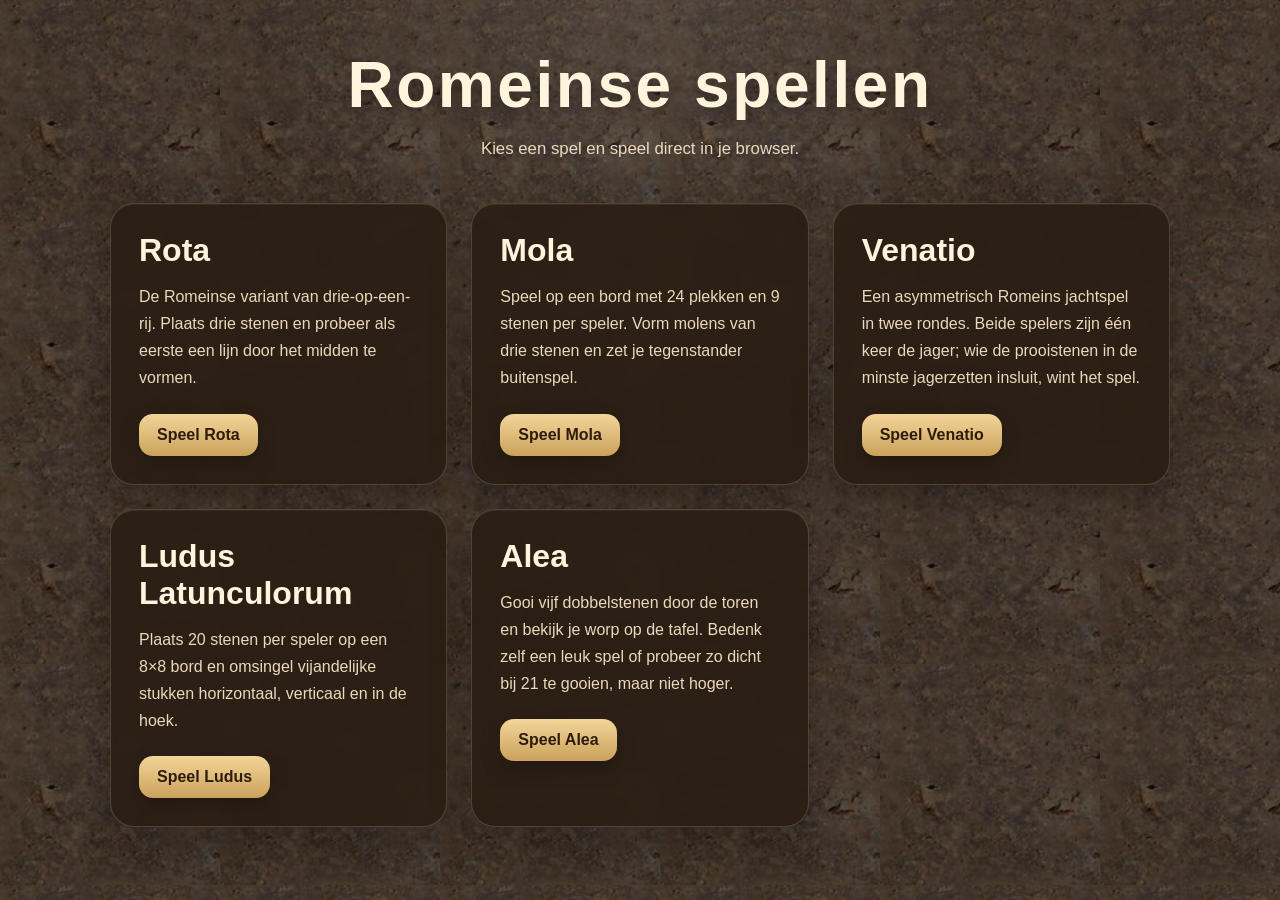
<file: index.html>
<!DOCTYPE html>
<html lang="nl">
<head>
  <meta charset="UTF-8" />
  <meta name="viewport" content="width=device-width, initial-scale=1.0" />
  <title>Romeinse spellen</title>
  <link rel="stylesheet" href="style.css" />
</head>
<body>
  <div class="page-overlay"></div>

  <main class="home">
    <header class="hero">
      <h1>Romeinse spellen</h1>
      <p class="subtitle">
        Kies een spel en speel direct in je browser.
      </p>
    </header>

    <section class="game-grid">
      <a class="game-card" href="rota/index.html">
        <div class="card-content">
          <h2>Rota</h2>
          <p>
            De Romeinse variant van drie-op-een-rij.
            Plaats drie stenen en probeer als eerste een lijn door het midden te vormen.
          </p>
          <span class="play-btn">Speel Rota</span>
        </div>
      </a>

      <a class="game-card" href="mola/index.html">
        <div class="card-content">
          <h2>Mola</h2>
          <p>
            Speel op een bord met 24 plekken en 9 stenen per speler.
            Vorm molens van drie stenen en zet je tegenstander buitenspel.
          </p>
          <span class="play-btn">Speel Mola</span>
        </div>
      </a>

      <a class="game-card" href="venatio/index.html">
        <div class="card-content">
            <h2>Venatio</h2>
            <p>
            Een asymmetrisch Romeins jachtspel in twee rondes. Beide spelers zijn één keer de jager;
            wie de prooistenen in de minste jagerzetten insluit, wint het spel.
            </p>
            <span class="play-btn">Speel Venatio</span>
        </div>
      </a>

      <a class="game-card" href="ludus_latrunculorum/index.html">
        <div class="card-content">
          <h2>Ludus Latunculorum</h2>
          <p>
            Plaats 20 stenen per speler op een 8×8 bord en omsingel vijandelijke
            stukken horizontaal, verticaal en in de hoek.
          </p>
          <span class="play-btn">Speel Ludus</span>
        </div>
      </a>

      <a class="game-card" href="alea/index.html">
        <div class="card-content">
          <h2>Alea</h2>
          <p>
            Gooi vijf dobbelstenen door de toren en bekijk je worp op de tafel.
            Bedenk zelf een leuk spel of probeer zo dicht bij 21 te gooien, maar niet hoger.
          </p>
          <span class="play-btn">Speel Alea</span>
        </div>
      </a>
    </section>
  </main>
</body>
</html>
</file>
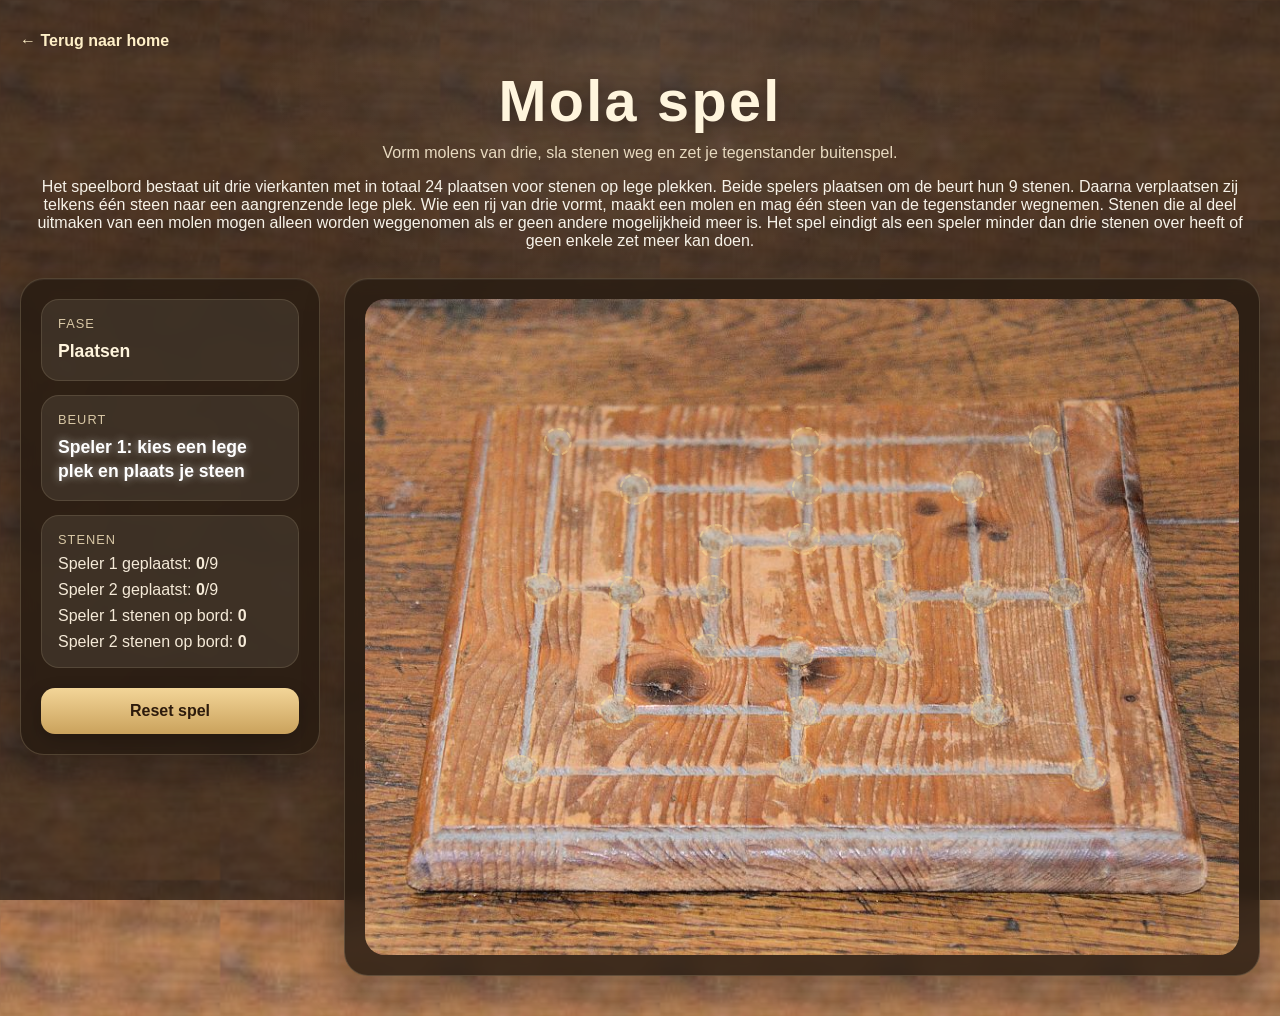
<file: mola/index.html>
<!DOCTYPE html>
<html lang="nl">
<head>
  <meta charset="UTF-8" />
  <meta name="viewport" content="width=device-width, initial-scale=1.0" />
  <title>Mola spel</title>
  <link rel="stylesheet" href="style.css" />
</head>
<body>
  <div class="page-overlay"></div>

  <main class="app">
    <a href="../index.html" class="back-link">← Terug naar home</a>
    <header class="topbar">
      <h1>Mola spel</h1>
      <p class="subtitle">Vorm molens van drie, sla stenen weg en zet je tegenstander buitenspel.</p>
      <p>
        Het speelbord bestaat uit drie vierkanten met in totaal 24 plaatsen voor stenen op lege plekken.
        Beide spelers plaatsen om de beurt hun 9 stenen. Daarna verplaatsen zij
        telkens één steen naar een aangrenzende lege plek. Wie een rij van drie
        vormt, maakt een molen en mag één steen van de tegenstander wegnemen.
        Stenen die al deel uitmaken van een molen mogen alleen worden weggenomen
        als er geen andere mogelijkheid meer is. Het spel eindigt als een speler
        minder dan drie stenen over heeft of geen enkele zet meer kan doen.
      </p>
    </header>

    <section class="game-shell">
      <aside class="info-panel">
        <div class="status-card">
          <span class="label">Fase</span>
          <div id="phaseText" class="value">Plaatsen</div>
        </div>

        <div class="status-card">
          <span class="label">Beurt</span>
          <div id="turnText" class="value player-1">Speler 1 legt een steen</div>
        </div>

        <div class="status-card small">
          <span class="label">Stenen</span>
          <div class="stone-counts">
            <div>Speler 1 geplaatst: <strong id="countP1Placed">0</strong>/9</div>
            <div>Speler 2 geplaatst: <strong id="countP2Placed">0</strong>/9</div>
            <div>Speler 1 stenen op bord: <strong id="countP1Board">0</strong></div>
            <div>Speler 2 stenen op bord: <strong id="countP2Board">0</strong></div>
          </div>
        </div>

        <button id="resetBtn" class="reset-btn">Reset spel</button>
      </aside>

      <section class="board-panel">
        <div id="game">
          <img id="board" src="board.png" alt="Mola bord" />
          <div id="holes"></div>
          <div id="pieces"></div>
        </div>
      </section>
    </section>
  </main>

  <div id="winModal" class="modal hidden">
    <div class="modal-card">
      <h2>Spel afgelopen</h2>
      <p id="winMessage">Speler 1 wint!</p>
      <button id="playAgainBtn" class="modal-btn">Opnieuw spelen</button>
    </div>
  </div>

  <script src="script.js"></script>
</body>
</html>
</file>
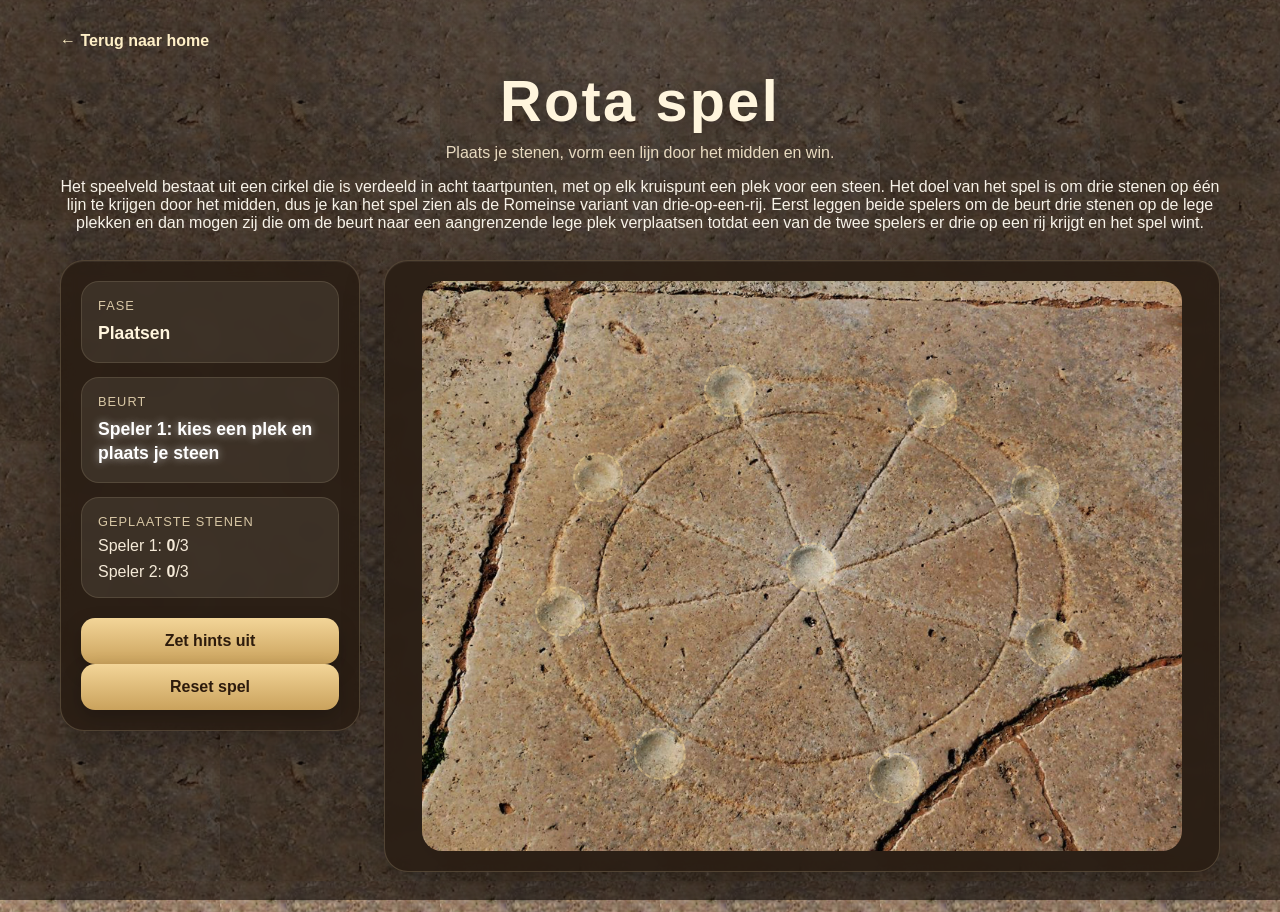
<file: rota/index.html>
<!DOCTYPE html>
<html lang="nl">
<head>
  <meta charset="UTF-8" />
  <meta name="viewport" content="width=device-width, initial-scale=1.0" />
  <title>Rota spel</title>
  <link rel="stylesheet" href="style.css" />
</head>
<body>
  <div class="page-overlay"></div>

  <main class="app">
    <a href="../index.html" class="back-link">← Terug naar home</a>
    <header class="topbar">
      <h1>Rota spel</h1>
      <p class="subtitle">Plaats je stenen, vorm een lijn door het midden en win.</p>
      <p>Het speelveld bestaat uit een cirkel die is verdeeld in acht taartpunten, 
        met op elk kruispunt een plek voor een steen. Het doel van het spel is
      om drie stenen op één lijn te krijgen door het midden, dus je kan het spel zien als
      de Romeinse variant van drie-op-een-rij. Eerst leggen beide spelers om de beurt 
      drie stenen op de lege plekken en dan mogen zij die om de beurt naar een aangrenzende lege 
      plek verplaatsen totdat een van de twee spelers er drie op een rij krijgt en het spel wint.</p>
    </header>

    <section class="game-shell">
      <aside class="info-panel">
        <div class="status-card">
          <span class="label">Fase</span>
          <div id="phaseText" class="value">Plaatsen</div>
        </div>

        <div class="status-card">
          <span class="label">Beurt</span>
          <div id="turnText" class="value player-1">Speler 1 legt een steen</div>
        </div>

        <div class="status-card small">
          <span class="label">Geplaatste stenen</span>
          <div class="stone-counts">
            <div>Speler 1: <strong id="countP1">0</strong>/3</div>
            <div>Speler 2: <strong id="countP2">0</strong>/3</div>
          </div>
        </div>
        <button id="toggleHintsBtn" class="reset-btn">Zet hints uit</button>
        <button id="resetBtn" class="reset-btn">Reset spel</button>
      </aside>

      <section class="board-panel">
        <div id="game">
          <img id="board" src="board.png" alt="Rota bord" />
          <div id="holes"></div>
          <div id="pieces"></div>
        </div>
      </section>
    </section>
  </main>

  <div id="winModal" class="modal hidden">
    <div class="modal-card">
      <h2>Spel afgelopen</h2>
      <p id="winMessage">Speler 1 wint!</p>
      <button id="playAgainBtn" class="modal-btn">Opnieuw spelen</button>
    </div>
  </div>

  <script src="script.js"></script>
</body>
</html>
</file>
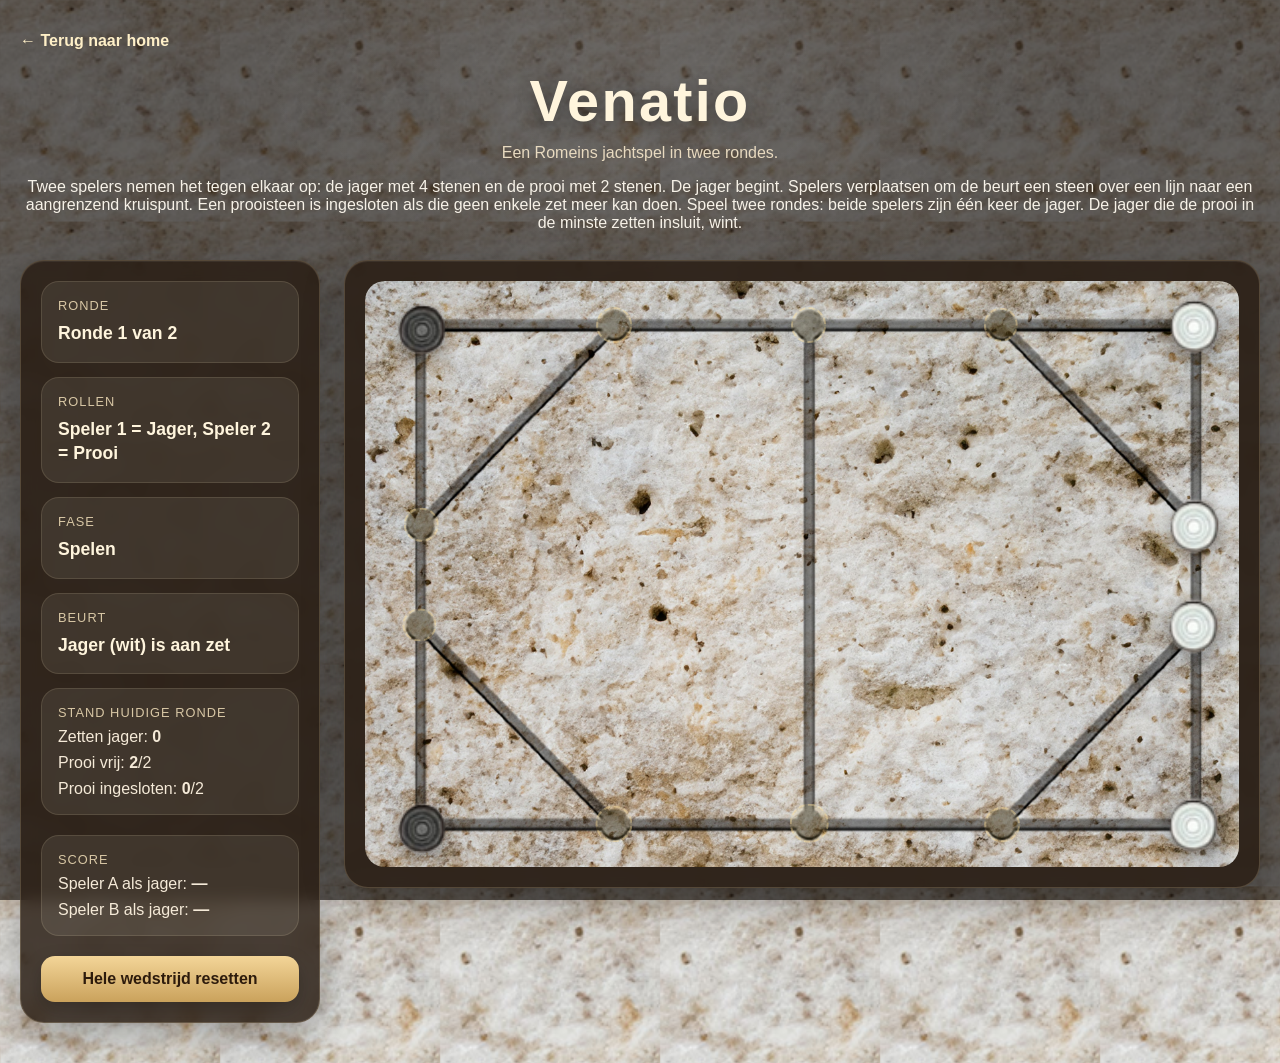
<file: venatio/index.html>
<!DOCTYPE html>
<html lang="nl">
<head>
  <meta charset="UTF-8" />
  <meta name="viewport" content="width=device-width, initial-scale=1.0" />
  <title>Venatio</title>
  <link rel="stylesheet" href="style.css" />
</head>
<body>
  <div class="page-overlay"></div>

  <main class="app">
    <a href="../index.html" class="back-link">← Terug naar home</a>

    <header class="topbar">
      <h1>Venatio</h1>
      <p class="subtitle">Een Romeins jachtspel in twee rondes.</p>
      <p>
        Twee spelers nemen het tegen elkaar op: de jager met 4 stenen en de prooi met 2 stenen.
        De jager begint. Spelers verplaatsen om de beurt een steen over een lijn naar een aangrenzend
        kruispunt. Een prooisteen is ingesloten als die geen enkele zet meer kan doen. Speel twee rondes:
        beide spelers zijn één keer de jager. De jager die de prooi in de minste zetten insluit, wint.
      </p>
    </header>

    <section class="game-shell">
      <aside class="info-panel">
        <div class="status-card">
          <span class="label">Ronde</span>
          <div id="roundText" class="value">Ronde 1 van 2</div>
        </div>

        <div class="status-card">
          <span class="label">Rollen</span>
          <div id="rolesText" class="value">Speler A = Jager, Speler B = Prooi</div>
        </div>

        <div class="status-card">
          <span class="label">Fase</span>
          <div id="phaseText" class="value">Spelen</div>
        </div>

        <div class="status-card">
          <span class="label">Beurt</span>
          <div id="turnText" class="value player-2">Jager (zwart) is aan zet</div>
        </div>

        <div class="status-card small">
          <span class="label">Stand huidige ronde</span>
          <div class="stone-counts">
            <div>Zetten jager: <strong id="hunterMoves">0</strong></div>
            <div>Prooi vrij: <strong id="freePreyCount">2</strong>/2</div>
            <div>Prooi ingesloten: <strong id="trappedPreyCount">0</strong>/2</div>
          </div>
        </div>

        <div class="status-card small">
          <span class="label">Score</span>
          <div class="stone-counts">
            <div>Speler A als jager: <strong id="scoreA">—</strong></div>
            <div>Speler B als jager: <strong id="scoreB">—</strong></div>
          </div>
        </div>

        <button id="resetBtn" class="reset-btn">Hele wedstrijd resetten</button>
      </aside>

      <section class="board-panel">
        <div id="game">
          <img id="board" src="board.png" alt="Venatio bord" />
          <div id="holes"></div>
          <div id="pieces"></div>
        </div>
      </section>
    </section>
  </main>

  <div id="roundModal" class="modal hidden">
    <div class="modal-card">
      <h2 id="roundModalTitle">Ronde afgelopen</h2>
      <p id="roundModalMessage">Speler A sloot de prooi in 12 zetten in.</p>
      <button id="nextRoundBtn" class="modal-btn">Verder</button>
    </div>
  </div>

  <script src="script.js"></script>
</body>
</html>
</file>
<file: style.css>
* {
  box-sizing: border-box;
}

body {
  margin: 0;
  min-height: 100vh;
  font-family: Arial, Helvetica, sans-serif;
  color: #f7f2e8;
  background-image: url("tile.png");
  background-repeat: repeat;
  background-size: 220px;
  position: relative;
}

.page-overlay {
  position: fixed;
  inset: 0;
  background:
    radial-gradient(circle at top, rgba(255,255,255,0.08), transparent 35%),
    rgba(18, 14, 10, 0.62);
  pointer-events: none;
}

.home {
  position: relative;
  z-index: 1;
  max-width: 1100px;
  margin: 0 auto;
  padding: 48px 20px 56px;
}

.hero {
  text-align: center;
  margin-bottom: 40px;
}

.hero h1 {
  margin: 0;
  font-size: clamp(2.4rem, 6vw, 4rem);
  letter-spacing: 0.04em;
  color: #fff5dd;
  text-shadow: 0 4px 18px rgba(0, 0, 0, 0.35);
}

.subtitle {
  margin: 14px auto 0;
  max-width: 700px;
  color: #e8dac0;
  font-size: 1.05rem;
  line-height: 1.6;
}

.game-grid {
  display: grid;
  grid-template-columns: repeat(auto-fit, minmax(280px, 1fr));
  gap: 24px;
}

.game-card {
  display: block;
  text-decoration: none;
  color: inherit;
  background: rgba(40, 28, 18, 0.82);
  border: 1px solid rgba(255, 233, 186, 0.18);
  border-radius: 24px;
  box-shadow:
    0 14px 40px rgba(0, 0, 0, 0.28),
    inset 0 1px 0 rgba(255,255,255,0.06);
  backdrop-filter: blur(8px);
  transition: transform 0.18s ease, box-shadow 0.18s ease, border-color 0.18s ease;
}

.game-card:hover {
  transform: translateY(-4px);
  border-color: rgba(255, 233, 186, 0.32);
  box-shadow:
    0 20px 50px rgba(0, 0, 0, 0.34),
    inset 0 1px 0 rgba(255,255,255,0.08);
}

.card-content {
  padding: 28px;
}

.card-content h2 {
  margin: 0 0 14px;
  font-size: 2rem;
  color: #fff5dd;
}

.card-content p {
  margin: 0 0 22px;
  color: #ead9bb;
  line-height: 1.7;
}

.play-btn {
  display: inline-block;
  border-radius: 14px;
  padding: 12px 18px;
  font-size: 1rem;
  font-weight: 700;
  background: linear-gradient(180deg, #f3d598, #caa25c);
  color: #2d1b0c;
  box-shadow: 0 8px 20px rgba(0, 0, 0, 0.22);
}

@media (max-width: 760px) {
  .game-grid {
    grid-template-columns: 1fr;
  }

  .home {
    padding: 28px 14px 36px;
  }
}
</file>
<file: mola/style.css>
* {
  box-sizing: border-box;
}

body {
  margin: 0;
  min-height: 100vh;
  font-family: Arial, Helvetica, sans-serif;
  color: #f7f2e8;
  background-image: url("tile.png");
  background-repeat: repeat;
  background-size: 220px;
  position: relative;
}

.page-overlay {
  position: fixed;
  inset: 0;
  background:
    radial-gradient(circle at top, rgba(255,255,255,0.08), transparent 35%),
    rgba(18, 14, 10, 0.62);
  pointer-events: none;
}

.app {
  position: relative;
  z-index: 1;
  max-width: 1280px;
  margin: 0 auto;
  padding: 32px 20px 40px;
}

.topbar {
  text-align: center;
  margin-bottom: 28px;
}

.topbar h1 {
  margin: 0;
  font-size: clamp(2.2rem, 5vw, 3.6rem);
  letter-spacing: 0.04em;
  color: #fff5dd;
  text-shadow: 0 4px 18px rgba(0, 0, 0, 0.35);
}

.subtitle {
  margin: 10px 0 0;
  color: #e8dac0;
  font-size: 1rem;
}

.game-shell {
  display: grid;
  grid-template-columns: 300px 1fr;
  gap: 24px;
  align-items: start;
}

.info-panel,
.board-panel {
  background: rgba(40, 28, 18, 0.82);
  border: 1px solid rgba(255, 233, 186, 0.18);
  border-radius: 24px;
  box-shadow:
    0 14px 40px rgba(0, 0, 0, 0.28),
    inset 0 1px 0 rgba(255,255,255,0.06);
  backdrop-filter: blur(8px);
}

.info-panel {
  padding: 20px;
}

.status-card {
  background: rgba(255, 248, 234, 0.08);
  border: 1px solid rgba(255, 233, 186, 0.12);
  border-radius: 18px;
  padding: 16px;
  margin-bottom: 14px;
}

.status-card.small {
  margin-bottom: 20px;
}

.label {
  display: block;
  font-size: 0.8rem;
  text-transform: uppercase;
  letter-spacing: 0.08em;
  color: #d8c7a5;
  margin-bottom: 8px;
}

.value {
  font-size: 1.1rem;
  font-weight: 700;
  color: #fff5dd;
  line-height: 1.4;
}

.value.player-1 {
  color: #ffffff;
  text-shadow: 0 0 8px rgba(255,255,255,0.6);
}

.value.player-2 {
  color: #111111;
  text-shadow: 0 0 6px rgba(0,0,0,0.6);
}

.stone-counts {
  display: grid;
  gap: 8px;
  color: #f5ead8;
}

.reset-btn,
.modal-btn {
  width: 100%;
  border: none;
  border-radius: 14px;
  padding: 14px 18px;
  font-size: 1rem;
  font-weight: 700;
  cursor: pointer;
  transition: transform 0.15s ease, opacity 0.15s ease, box-shadow 0.15s ease;
  background: linear-gradient(180deg, #f3d598, #caa25c);
  color: #2d1b0c;
  box-shadow: 0 8px 20px rgba(0, 0, 0, 0.22);
}

.reset-btn:hover,
.modal-btn:hover {
  transform: translateY(-1px);
  opacity: 0.96;
}

.board-panel {
  padding: 20px;
  display: flex;
  justify-content: center;
  align-items: center;
}

#game {
  position: relative;
  width: min(100%, 920px);
  aspect-ratio: 920 / 690;
  border-radius: 20px;
  overflow: hidden;
}

#board {
  position: absolute;
  inset: 0;
  width: 100%;
  height: 100%;
  display: block;
  pointer-events: none;
  z-index: 1;
  user-select: none;
}

#holes {
  position: absolute;
  inset: 0;
  z-index: 2;
}

#pieces {
  position: absolute;
  inset: 0;
  z-index: 3;
  pointer-events: none;
}

.hole {
  position: absolute;
  transform: translate(-50%, -50%);
  border-radius: 50%;
  cursor: pointer;
  box-sizing: border-box;
  background: rgba(255, 220, 120, 0.14);
  border: 2px dashed rgba(255, 227, 160, 0.4);
  transition: opacity 0.15s ease, transform 0.15s ease, background 0.15s ease;
}

.hole:hover {
  background: rgba(255, 220, 120, 0.22);
  transform: translate(-50%, -50%) scale(1.03);
}

.hole.valid-target {
  background: rgba(128, 220, 160, 0.22);
  border-color: rgba(170, 255, 190, 0.7);
}

.hole.occupied {
  pointer-events: none;
  opacity: 0;
}

.piece {
  position: absolute;
  width: clamp(34px, 5.2vw, 52px);
  height: clamp(34px, 5.2vw, 52px);
  transform: translate(-50%, -50%);
  cursor: pointer;
  z-index: 3;
  transition: transform 0.15s ease, filter 0.15s ease;
  user-select: none;
  -webkit-user-drag: none;
  pointer-events: auto;
  object-fit: contain;
}

/* desktop/default */
.piece[data-player="1"] {
  filter: drop-shadow(0 6px 10px rgba(0,0,0,0.35));
}

.piece[data-player="2"] {
  filter: drop-shadow(0 6px 10px rgba(0,0,0,0.6));
}

.piece:hover {
  transform: translate(-50%, -50%) scale(1.08);
}

.piece.selected {
  transform: translate(-50%, -50%) scale(1.25);
}

.piece[data-player="1"].selected {
  filter:
    drop-shadow(0 0 0.35rem rgba(255, 240, 180, 0.85))
    drop-shadow(0 8px 14px rgba(0,0,0,0.45));
}

.piece[data-player="2"].selected {
  filter:
    drop-shadow(0 0 0.35rem rgba(255, 240, 180, 0.85))
    drop-shadow(0 8px 14px rgba(0,0,0,0.65));
}

.piece[data-player="1"].removable {
  filter:
    drop-shadow(0 0 0.5rem rgba(255, 110, 110, 0.95))
    drop-shadow(0 8px 14px rgba(0,0,0,0.45));
}

.piece[data-player="2"].removable {
  filter:
    drop-shadow(0 0 0.5rem rgba(255, 110, 110, 0.95))
    drop-shadow(0 8px 14px rgba(0,0,0,0.65));
}

.modal {
  position: fixed;
  inset: 0;
  z-index: 10;
  display: grid;
  place-items: center;
  background: rgba(0, 0, 0, 0.55);
  padding: 20px;
}

.modal.hidden {
  display: none;
}

.modal-card {
  width: min(420px, 100%);
  background: linear-gradient(180deg, #3d2a1c, #24170f);
  color: #fff6e7;
  border: 1px solid rgba(255, 231, 187, 0.18);
  border-radius: 22px;
  padding: 28px 24px;
  text-align: center;
  box-shadow: 0 22px 60px rgba(0, 0, 0, 0.38);
}

.modal-card h2 {
  margin: 0 0 12px;
  font-size: 1.8rem;
}

.modal-card p {
  margin: 0 0 20px;
  color: #ead9bb;
  font-size: 1.05rem;
}

@media (max-width: 900px) {
  .game-shell {
    grid-template-columns: 1fr;
  }

  .info-panel {
    order: 2;
  }

  .board-panel {
    order: 1;
  }

  /* iPad / tablet: 50% smaller stones */
  .piece {
    width: clamp(17px, 2.6vw, 26px);
    height: clamp(17px, 2.6vw, 26px);
    object-fit: contain;
  }

  .piece[data-player="1"] {
    filter:
      brightness(1)
      drop-shadow(0 6px 10px rgba(0,0,0,0.35));
  }

  .piece[data-player="2"] {
    filter:
      brightness(0.72)
      drop-shadow(0 6px 10px rgba(0,0,0,0.65));
  }

  .piece[data-player="1"].selected {
    filter:
      brightness(1)
      drop-shadow(0 0 0.35rem rgba(255, 240, 180, 0.85))
      drop-shadow(0 8px 14px rgba(0,0,0,0.45));
  }

  .piece[data-player="2"].selected {
    filter:
      brightness(0.72)
      drop-shadow(0 0 0.35rem rgba(255, 240, 180, 0.85))
      drop-shadow(0 8px 14px rgba(0,0,0,0.65));
  }

  .piece[data-player="1"].removable {
    filter:
      brightness(1)
      drop-shadow(0 0 0.5rem rgba(255, 110, 110, 0.95))
      drop-shadow(0 8px 14px rgba(0,0,0,0.45));
  }

  .piece[data-player="2"].removable {
    filter:
      brightness(0.72)
      drop-shadow(0 0 0.5rem rgba(255, 110, 110, 0.95))
      drop-shadow(0 8px 14px rgba(0,0,0,0.65));
  }
}

@media (max-width: 600px) {
  .app {
    padding: 20px 14px 28px;
  }

  .info-panel,
  .board-panel {
    border-radius: 18px;
  }

  .piece[data-player="1"] {
    filter:
      brightness(1)
      drop-shadow(0 5px 8px rgba(0,0,0,0.35));
  }

  .piece[data-player="2"] {
    filter:
      brightness(0.62)
      drop-shadow(0 5px 8px rgba(0,0,0,0.75));
  }

  .piece[data-player="1"].selected {
    filter:
      brightness(1)
      drop-shadow(0 0 0.35rem rgba(255, 240, 180, 0.85))
      drop-shadow(0 8px 14px rgba(0,0,0,0.45));
  }

  .piece[data-player="2"].selected {
    filter:
      brightness(0.62)
      drop-shadow(0 0 0.35rem rgba(255, 240, 180, 0.85))
      drop-shadow(0 8px 14px rgba(0,0,0,0.75));
  }

  .piece[data-player="1"].removable {
    filter:
      brightness(1)
      drop-shadow(0 0 0.5rem rgba(255, 110, 110, 0.95))
      drop-shadow(0 8px 14px rgba(0,0,0,0.45));
  }

  .piece[data-player="2"].removable {
    filter:
      brightness(0.62)
      drop-shadow(0 0 0.5rem rgba(255, 110, 110, 0.95))
      drop-shadow(0 8px 14px rgba(0,0,0,0.75));
  }
}

.back-link {
  display: inline-block;
  margin-bottom: 18px;
  color: #fff0c8;
  text-decoration: none;
  font-weight: 700;
}

.back-link:hover {
  text-decoration: underline;
}
</file>
<file: rota/style.css>
* {
  box-sizing: border-box;
}

body {
  margin: 0;
  min-height: 100vh;
  font-family: Arial, Helvetica, sans-serif;
  color: #f7f2e8;
  background-image: url("tile.png");
  background-repeat: repeat;
  background-size: 220px;
  position: relative;
}

.page-overlay {
  position: fixed;
  inset: 0;
  background:
    radial-gradient(circle at top, rgba(255,255,255,0.08), transparent 35%),
    rgba(18, 14, 10, 0.62);
  pointer-events: none;
}

.app {
  position: relative;
  z-index: 1;
  max-width: 1200px;
  margin: 0 auto;
  padding: 32px 20px 40px;
}

.topbar {
  text-align: center;
  margin-bottom: 28px;
}

.topbar h1 {
  margin: 0;
  font-size: clamp(2.2rem, 5vw, 3.6rem);
  letter-spacing: 0.04em;
  color: #fff5dd;
  text-shadow: 0 4px 18px rgba(0, 0, 0, 0.35);
}

.subtitle {
  margin: 10px 0 0;
  color: #e8dac0;
  font-size: 1rem;
}

.game-shell {
  display: grid;
  grid-template-columns: 300px 1fr;
  gap: 24px;
  align-items: start;
}

.info-panel,
.board-panel {
  background: rgba(40, 28, 18, 0.82);
  border: 1px solid rgba(255, 233, 186, 0.18);
  border-radius: 24px;
  box-shadow:
    0 14px 40px rgba(0, 0, 0, 0.28),
    inset 0 1px 0 rgba(255,255,255,0.06);
  backdrop-filter: blur(8px);
}

.info-panel {
  padding: 20px;
}

.status-card {
  background: rgba(255, 248, 234, 0.08);
  border: 1px solid rgba(255, 233, 186, 0.12);
  border-radius: 18px;
  padding: 16px;
  margin-bottom: 14px;
}

.status-card.small {
  margin-bottom: 20px;
}

.label {
  display: block;
  font-size: 0.8rem;
  text-transform: uppercase;
  letter-spacing: 0.08em;
  color: #d8c7a5;
  margin-bottom: 8px;
}

.value {
  font-size: 1.1rem;
  font-weight: 700;
  color: #fff5dd;
  line-height: 1.4;
}

.value.player-1 {
  color: #ffffff;
  text-shadow: 0 0 8px rgba(255,255,255,0.6);
}

.value.player-2 {
  color: #111111;
  text-shadow: 0 0 6px rgba(0,0,0,0.6);
}

.stone-counts {
  display: grid;
  gap: 8px;
  color: #f5ead8;
}

.reset-btn,
.modal-btn {
  width: 100%;
  border: none;
  border-radius: 14px;
  padding: 14px 18px;
  font-size: 1rem;
  font-weight: 700;
  cursor: pointer;
  transition: transform 0.15s ease, opacity 0.15s ease, box-shadow 0.15s ease;
  background: linear-gradient(180deg, #f3d598, #caa25c);
  color: #2d1b0c;
  box-shadow: 0 8px 20px rgba(0, 0, 0, 0.22);
}

.reset-btn:hover,
.modal-btn:hover {
  transform: translateY(-1px);
  opacity: 0.96;
}

.board-panel {
  padding: 20px;
  display: flex;
  justify-content: center;
  align-items: center;
}

#game {
  position: relative;
  width: min(100%, 760px);
  aspect-ratio: 4032 / 3024;
  border-radius: 20px;
  overflow: hidden;
}

#board {
  position: absolute;
  inset: 0;
  width: 100%;
  height: 100%;
  display: block;
  pointer-events: none;
  z-index: 1;
  user-select: none;
}

#holes {
  position: absolute;
  inset: 0;
  z-index: 2;
}

#pieces {
  position: absolute;
  inset: 0;
  z-index: 3;
  pointer-events: none;
}

.hole {
  position: absolute;
  transform: translate(-50%, -50%);
  border-radius: 50%;
  cursor: pointer;
  box-sizing: border-box;
  background: rgba(255, 220, 120, 0.14);
  border: 2px dashed rgba(255, 227, 160, 0.4);
  transition: opacity 0.15s ease, transform 0.15s ease, background 0.15s ease;
}

.hole:hover {
  background: rgba(255, 220, 120, 0.22);
  transform: translate(-50%, -50%) scale(1.03);
}

.hole.occupied {
  pointer-events: none;
  opacity: 0;
}

.piece {
  position: absolute;
  width: 9%;
  aspect-ratio: 1 / 1;
  max-width: 72px;
  transform: translate(-50%, -50%);
  cursor: pointer;
  z-index: 3;
  transition: transform 0.15s ease, filter 0.15s ease;
  user-select: none;
  -webkit-user-drag: none;
  pointer-events: auto;
  object-fit: contain;
  display: block;
  background: transparent;
  border: 0;
}

/* desktop/default */
.piece[data-player="1"] {
  filter: drop-shadow(0 6px 10px rgba(0,0,0,0.35));
}

.piece[data-player="2"] {
  filter: drop-shadow(0 6px 10px rgba(0,0,0,0.6));
}

.piece:hover {
  transform: translate(-50%, -50%) scale(1.08);
}

.piece.selected {
  transform: translate(-50%, -50%) scale(1.25);
}

.piece[data-player="1"].selected {
  filter:
    drop-shadow(0 0 0.35rem rgba(255, 240, 180, 0.85))
    drop-shadow(0 8px 14px rgba(0,0,0,0.45));
}

.piece[data-player="2"].selected {
  filter:
    drop-shadow(0 0 0.35rem rgba(255, 240, 180, 0.85))
    drop-shadow(0 8px 14px rgba(0,0,0,0.65));
}

.modal {
  position: fixed;
  inset: 0;
  z-index: 10;
  display: grid;
  place-items: center;
  background: rgba(0, 0, 0, 0.55);
  padding: 20px;
}

.modal.hidden {
  display: none;
}

.modal-card {
  width: min(420px, 100%);
  background: linear-gradient(180deg, #3d2a1c, #24170f);
  color: #fff6e7;
  border: 1px solid rgba(255, 231, 187, 0.18);
  border-radius: 22px;
  padding: 28px 24px;
  text-align: center;
  box-shadow: 0 22px 60px rgba(0, 0, 0, 0.38);
}

.modal-card h2 {
  margin: 0 0 12px;
  font-size: 1.8rem;
}

.modal-card p {
  margin: 0 0 20px;
  color: #ead9bb;
  font-size: 1.05rem;
}

@media (max-width: 900px) {
  .game-shell {
    grid-template-columns: 1fr;
  }

  .info-panel {
    order: 2;
  }

  .board-panel {
    order: 1;
  }
}

@media (max-width: 600px) {
  .app {
    padding: 20px 14px 28px;
  }

  .info-panel,
  .board-panel {
    border-radius: 18px;
  }

  .piece {
    width: 40px;
    aspect-ratio: 1 / 1;
    object-fit: contain;
  }

  .piece[data-player="1"] {
    filter: drop-shadow(0 6px 10px rgba(0,0,0,0.35));
  }

  .piece[data-player="2"] {
    filter: drop-shadow(0 6px 10px rgba(0,0,0,0.7));
  }

  .piece[data-player="1"].selected {
    filter:
      drop-shadow(0 0 0.35rem rgba(255, 240, 180, 0.85))
      drop-shadow(0 8px 14px rgba(0,0,0,0.45));
  }

  .piece[data-player="2"].selected {
    filter:
      drop-shadow(0 0 0.35rem rgba(255, 240, 180, 0.85))
      drop-shadow(0 8px 14px rgba(0,0,0,0.7));
  }
}

@media (max-width: 900px) and (orientation: landscape) and (max-height: 500px) {
  body {
    overflow: hidden;
  }

  .page-overlay {
    display: none;
  }

  .app {
    max-width: none;
    width: 100vw;
    height: 100vh;
    margin: 0;
    padding: 0;
  }

  .back-link,
  .topbar,
  .info-panel {
    display: none;
  }

  .game-shell {
    display: block;
    width: 100vw;
    height: 100vh;
  }

  .board-panel {
    width: 100vw;
    height: 100vh;
    padding: 0;
    margin: 0;
    border-radius: 0;
    border: none;
    background: transparent;
    box-shadow: none;
    backdrop-filter: none;
  }

  #game {
    position: relative;
    width: 100vw;
    height: 100vh;
    aspect-ratio: auto;
    border-radius: 0;
    overflow: hidden;
  }

  #board,
  #holes,
  #pieces {
    inset: 0;
    width: 100%;
    height: 100%;
  }

  #board {
    object-fit: contain;
  }

  .piece {
    max-width: none;
  }
}

.back-link {
  display: inline-block;
  margin-bottom: 18px;
  color: #fff0c8;
  text-decoration: none;
  font-weight: 700;
}

.back-link:hover {
  text-decoration: underline;
}
</file>
<file: venatio/style.css>
* {
  box-sizing: border-box;
}

body {
  margin: 0;
  min-height: 100vh;
  font-family: Arial, Helvetica, sans-serif;
  color: #f7f2e8;
  background-image: url("tile.png");
  background-repeat: repeat;
  background-size: 220px;
  position: relative;
}

.page-overlay {
  position: fixed;
  inset: 0;
  background:
    radial-gradient(circle at top, rgba(255,255,255,0.08), transparent 35%),
    rgba(18, 14, 10, 0.62);
  pointer-events: none;
}

.app {
  position: relative;
  z-index: 1;
  max-width: 1400px;
  margin: 0 auto;
  padding: 32px 20px 40px;
}

.back-link {
  display: inline-block;
  margin-bottom: 18px;
  color: #fff0c8;
  text-decoration: none;
  font-weight: 700;
}

.back-link:hover {
  text-decoration: underline;
}

.topbar {
  text-align: center;
  margin-bottom: 28px;
}

.topbar h1 {
  margin: 0;
  font-size: clamp(2.2rem, 5vw, 3.6rem);
  letter-spacing: 0.04em;
  color: #fff5dd;
  text-shadow: 0 4px 18px rgba(0, 0, 0, 0.35);
}

.subtitle {
  margin: 10px 0 0;
  color: #e8dac0;
  font-size: 1rem;
}

.game-shell {
  display: grid;
  grid-template-columns: 300px 1fr;
  gap: 24px;
  align-items: start;
}

.info-panel,
.board-panel {
  background: rgba(40, 28, 18, 0.82);
  border: 1px solid rgba(255, 233, 186, 0.18);
  border-radius: 24px;
  box-shadow:
    0 14px 40px rgba(0, 0, 0, 0.28),
    inset 0 1px 0 rgba(255,255,255,0.06);
  backdrop-filter: blur(8px);
}

.info-panel {
  padding: 20px;
}

.status-card {
  background: rgba(255, 248, 234, 0.08);
  border: 1px solid rgba(255, 233, 186, 0.12);
  border-radius: 18px;
  padding: 16px;
  margin-bottom: 14px;
}

.status-card.small {
  margin-bottom: 20px;
}

.label {
  display: block;
  font-size: 0.8rem;
  text-transform: uppercase;
  letter-spacing: 0.08em;
  color: #d8c7a5;
  margin-bottom: 8px;
}

.value {
  font-size: 1.1rem;
  font-weight: 700;
  color: #fff5dd;
  line-height: 1.4;
}

.value.player-1 {
  color: #ffffff;
  text-shadow: 0 0 8px rgba(255,255,255,0.6);
}

.value.player-1,
.value.player-2 {
  color: #fff5dd;
  text-shadow: none;
}

.stone-counts {
  display: grid;
  gap: 8px;
  color: #f5ead8;
}

.reset-btn,
.modal-btn {
  width: 100%;
  border: none;
  border-radius: 14px;
  padding: 14px 18px;
  font-size: 1rem;
  font-weight: 700;
  cursor: pointer;
  transition: transform 0.15s ease, opacity 0.15s ease, box-shadow 0.15s ease;
  background: linear-gradient(180deg, #f3d598, #caa25c);
  color: #2d1b0c;
  box-shadow: 0 8px 20px rgba(0, 0, 0, 0.22);
}

.reset-btn:hover,
.modal-btn:hover {
  transform: translateY(-1px);
  opacity: 0.96;
}

.board-panel {
  padding: 20px;
  display: flex;
  justify-content: center;
  align-items: center;
}

#game {
  position: relative;
  width: min(100%, 1316px);
  aspect-ratio: 1316 / 883;
  border-radius: 20px;
  overflow: hidden;
}

#board {
  position: absolute;
  inset: 0;
  width: 100%;
  height: 100%;
  display: block;
  pointer-events: none;
  z-index: 1;
  user-select: none;
  object-fit: contain;
}

#holes {
  position: absolute;
  inset: 0;
  z-index: 2;
}

#pieces {
  position: absolute;
  inset: 0;
  z-index: 3;
  pointer-events: none;
}

.hole {
  position: absolute;
  transform: translate(-50%, -50%);
  border-radius: 50%;
  cursor: pointer;
  background: rgba(255, 220, 120, 0.12);
  border: 2px dashed rgba(255, 227, 160, 0.35);
  transition: opacity 0.15s ease, transform 0.15s ease, background 0.15s ease;
}

.hole:hover {
  background: rgba(255, 220, 120, 0.22);
  transform: translate(-50%, -50%) scale(1.03);
}

.hole.valid-target {
  background: rgba(128, 220, 160, 0.30);
  border-color: rgba(170, 255, 190, 0.95);
  box-shadow: 0 0 0 3px rgba(170, 255, 190, 0.18);
}

.hole.occupied {
  pointer-events: none;
  opacity: 0;
}

.piece {
  position: absolute;
  width: clamp(50px, 5vw, 78px);
  height: clamp(50px, 5vw, 78px);
  transform: translate(-50%, -50%);
  cursor: pointer;
  z-index: 3;
  transition: transform 0.15s ease, filter 0.15s ease;
  user-select: none;
  -webkit-user-drag: none;
  pointer-events: auto;
  filter: drop-shadow(0 6px 10px rgba(0,0,0,0.35));
}

.piece:hover {
  transform: translate(-50%, -50%) scale(1.08);
}

.piece.selected {
  transform: translate(-50%, -50%) scale(1.22);
  filter:
    drop-shadow(0 0 0.35rem rgba(255, 240, 180, 0.85))
    drop-shadow(0 8px 14px rgba(0,0,0,0.45));
}

.piece.trapped {
  filter:
    drop-shadow(0 0 0.45rem rgba(255, 120, 120, 0.9))
    drop-shadow(0 8px 14px rgba(0,0,0,0.45));
}

.modal {
  position: fixed;
  inset: 0;
  z-index: 10;
  display: grid;
  place-items: center;
  background: rgba(0, 0, 0, 0.55);
  padding: 20px;
}

.modal.hidden {
  display: none;
}

.modal-card {
  width: min(420px, 100%);
  background: linear-gradient(180deg, #3d2a1c, #24170f);
  color: #fff6e7;
  border: 1px solid rgba(255, 231, 187, 0.18);
  border-radius: 22px;
  padding: 28px 24px;
  text-align: center;
  box-shadow: 0 22px 60px rgba(0, 0, 0, 0.38);
}

.modal-card h2 {
  margin: 0 0 12px;
  font-size: 1.8rem;
}

.modal-card p {
  margin: 0 0 20px;
  color: #ead9bb;
  font-size: 1.05rem;
}

@media (max-width: 900px) {
  .game-shell {
    grid-template-columns: 1fr;
  }

  .info-panel {
    order: 2;
  }

  .board-panel {
    order: 1;
    padding: 16px;
  }

  #game {
    width: min(100%, 1100px);
  }

  .piece {
    width: clamp(58px, 6vw, 90px);
    height: clamp(58px, 6vw, 90px);
  }
}

@media (max-width: 600px) {
  .app {
    padding: 20px 14px 28px;
  }

  .info-panel,
  .board-panel {
    border-radius: 18px;
  }

  .board-panel {
    padding: 12px;
  }

  #game {
    width: 100%;
    max-width: 100%;
  }

  .piece {
    width: clamp(28px, 7vw, 42px);
    height: clamp(28px, 7vw, 42px);
  }

  .hole {
    transform: translate(-50%, -50%) scale(0.72);
  }

  .hole:hover {
    transform: translate(-50%, -50%) scale(0.76);
  }
}

@media (max-width: 900px) and (max-height: 500px) and (orientation: landscape) {
  .app {
    padding: 14px 12px 20px;
  }

  .topbar {
    margin-bottom: 12px;
  }

  .topbar h1 {
    font-size: clamp(1.5rem, 3vw, 2.1rem);
  }

  .subtitle {
    font-size: 0.92rem;
  }

  .game-shell {
    grid-template-columns: 210px 1fr;
    gap: 12px;
    align-items: start;
  }

  .info-panel {
    order: 1;
    padding: 14px;
  }

  .board-panel {
    order: 2;
    padding: 8px;
    align-items: flex-start;
  }

  #game {
    width: min(100%, calc((100dvh - 95px) * 1.4904));
    max-width: 100%;
  }

  .piece {
    width: clamp(32px, 5vw, 46px);
    height: clamp(32px, 5vw, 46px);
  }

  .hole {
    transform: translate(-50%, -50%) scale(0.82);
  }

  .hole:hover {
    transform: translate(-50%, -50%) scale(0.86);
  }

  .hole.valid-target:hover {
    transform: translate(-50%, -50%) scale(0.86);
  }

  .status-card {
    padding: 12px;
    margin-bottom: 10px;
  }

  .reset-btn,
  .modal-btn {
    padding: 10px 14px;
    font-size: 0.95rem;
  }
}

.reset-btn + .reset-btn {
  margin-top: 10px;
}
</file>
